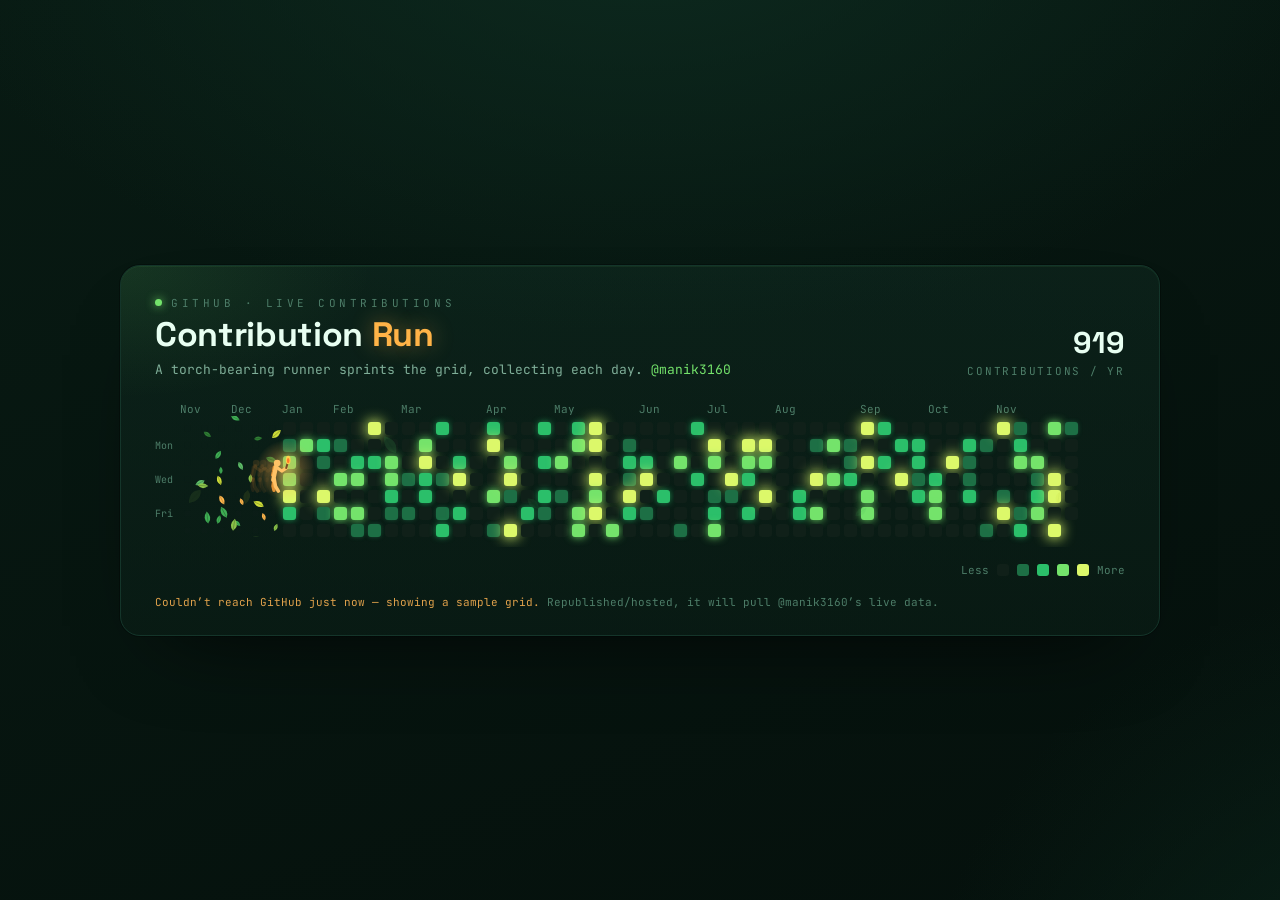
<file: image/project/Contribution Run.html>
<!DOCTYPE html>
<html lang="en">
<head>
<meta charset="UTF-8" />
<meta name="viewport" content="width=device-width, initial-scale=1.0" />
<title>Contribution Run — manik3160</title>
<link rel="preconnect" href="https://fonts.googleapis.com" />
<link rel="preconnect" href="https://fonts.gstatic.com" crossorigin />
<link href="https://fonts.googleapis.com/css2?family=Space+Grotesk:wght@500;600;700&family=JetBrains+Mono:wght@400;500;700&display=swap" rel="stylesheet" />
<style>
  :root{
    --bg-0:#05100c;
    --bg-1:#081a13;
    --panel:#0a1f17;
    --panel-edge:#14352a;
    --ink:#e8fff2;
    --ink-dim:#7fae98;
    --ink-faint:#4d7d68;
    --torch:#ffb347;

    --l0:#102019;
    --l1:#1d6f45;
    --l2:#2bbf6a;
    --l3:#74e36b;
    --l4:#dcf86a;

    --cell:13px;
    --gap:4px;
  }

  *{ box-sizing:border-box; }
  html,body{ margin:0; }
  body{
    min-height:100vh;
    background:
      radial-gradient(1200px 700px at 50% -10%, #0d2a1f 0%, transparent 60%),
      radial-gradient(900px 900px at 110% 120%, #0a241a 0%, transparent 55%),
      linear-gradient(160deg, var(--bg-1), var(--bg-0));
    color:var(--ink);
    font-family:"JetBrains Mono", ui-monospace, monospace;
    display:flex;
    align-items:center;
    justify-content:center;
    padding:48px 24px;
  }

  /* ----- card ----- */
  .card{
    position:relative;
    width:min(1040px, 100%);
    background:
      linear-gradient(180deg, rgba(20,53,42,.35), rgba(10,31,23,.55));
    border:1px solid var(--panel-edge);
    border-radius:20px;
    padding:30px 34px 26px;
    box-shadow:
      0 1px 0 rgba(120,227,107,.07) inset,
      0 40px 90px -50px rgba(0,0,0,.9),
      0 0 0 1px rgba(0,0,0,.3);
    overflow:hidden;
  }
  .card::before{
    /* faint vine glow top-left */
    content:"";
    position:absolute; inset:0;
    background:radial-gradient(420px 220px at 0% 0%, rgba(116,227,107,.10), transparent 60%);
    pointer-events:none;
  }

  /* ----- header ----- */
  header{
    display:flex; align-items:flex-end; justify-content:space-between;
    gap:24px; flex-wrap:wrap; margin-bottom:22px; position:relative; z-index:2;
  }
  .kicker{
    font-size:11px; letter-spacing:.32em; text-transform:uppercase;
    color:var(--ink-faint); display:flex; align-items:center; gap:9px; margin:0 0 8px;
  }
  .kicker .dot{
    width:7px; height:7px; border-radius:50%; background:var(--l3);
    box-shadow:0 0 10px var(--l3); animation:pulse 1.8s ease-in-out infinite;
  }
  @keyframes pulse{ 0%,100%{ opacity:.35; } 50%{ opacity:1; } }
  h1{
    font-family:"Space Grotesk", sans-serif;
    font-weight:700; font-size:34px; line-height:1; margin:0;
    letter-spacing:-.01em; color:var(--ink);
  }
  h1 .run{ color:var(--torch); text-shadow:0 0 22px rgba(255,179,71,.45); }
  .sub{ margin:9px 0 0; font-size:13px; color:var(--ink-dim); }
  .sub a{ color:var(--l3); text-decoration:none; }

  .stat{ text-align:right; }
  .stat .num{
    font-family:"Space Grotesk", sans-serif; font-weight:700;
    font-size:30px; line-height:1; color:var(--ink);
  }
  .stat .lbl{ font-size:11px; letter-spacing:.16em; text-transform:uppercase; color:var(--ink-faint); margin-top:6px; }

  /* ----- graph ----- */
  .graph-wrap{ position:relative; z-index:2; }
  .scroller{ overflow-x:auto; overflow-y:hidden; padding-bottom:6px; }
  .scroller::-webkit-scrollbar{ height:8px; }
  .scroller::-webkit-scrollbar-thumb{ background:var(--panel-edge); border-radius:8px; }

  .graph-inner{ display:inline-grid; grid-template-columns:auto 1fr; grid-template-rows:auto auto; column-gap:8px; row-gap:6px; }
  .months{ grid-column:2; grid-row:1; position:relative; height:14px; }
  .months span{
    position:absolute; top:0; font-size:11px; color:var(--ink-faint);
    transform:translateX(-1px); white-space:nowrap;
  }
  .days{ grid-column:1; grid-row:2; display:grid; grid-auto-rows:calc(var(--cell) + var(--gap)); align-content:start; }
  .days span{ font-size:10px; color:var(--ink-faint); height:var(--cell); line-height:var(--cell); }

  .stage{ grid-column:2; grid-row:2; position:relative; }
  .grid{ display:flex; gap:var(--gap); }
  .col{ display:flex; flex-direction:column; gap:var(--gap); }
  .cell{
    width:var(--cell); height:var(--cell); border-radius:3px;
    background:var(--l0);
    transition:background .3s ease, box-shadow .3s ease, opacity .35s ease, transform .35s cubic-bezier(.2,1.4,.4,1);
  }
  .cell.pad{ visibility:hidden; }
  .cell.l1{ background:var(--l1); box-shadow:0 0 5px -1px var(--l1); }
  .cell.l2{ background:var(--l2); box-shadow:0 0 7px -1px var(--l2); }
  .cell.l3{ background:var(--l3); box-shadow:0 0 9px 0 var(--l3); }
  .cell.l4{ background:var(--l4); box-shadow:0 0 13px 1px var(--l4); }
  .cell.eaten{ background:var(--l0)!important; box-shadow:none!important; opacity:.18; transform:scale(.5); }

  canvas.fx, canvas.bg{ position:absolute; left:0; pointer-events:none; }
  canvas.bg{ inset:0; width:100%; height:100%; z-index:1; }
  canvas.fx{ top:-6px; z-index:5; }

  /* ----- legend ----- */
  .legend{
    display:flex; align-items:center; gap:8px; justify-content:flex-end;
    margin-top:16px; font-size:11px; color:var(--ink-faint); position:relative; z-index:2;
  }
  .legend .swatch{ width:12px; height:12px; border-radius:3px; }

  .tip{
    position:fixed; z-index:50; pointer-events:none; opacity:0;
    transform:translate(-50%,-100%) translateY(-10px);
    background:#04140e; border:1px solid var(--panel-edge);
    padding:7px 10px; border-radius:8px; font-size:12px; color:var(--ink);
    box-shadow:0 12px 30px -12px rgba(0,0,0,.8); white-space:nowrap;
    transition:opacity .12s ease;
  }
  .tip b{ color:var(--l3); }
  .tip::after{
    content:""; position:absolute; left:50%; bottom:-5px; width:9px; height:9px;
    background:#04140e; border-right:1px solid var(--panel-edge); border-bottom:1px solid var(--panel-edge);
    transform:translateX(-50%) rotate(45deg);
  }

  footer{ margin-top:18px; font-size:11px; color:var(--ink-faint); position:relative; z-index:2; }
  footer .err{ color:#e0a14b; }
</style>
</head>
<body>
  <main class="card">
    <header>
      <div>
        <p class="kicker"><span class="dot"></span> GitHub · Live contributions</p>
        <h1>Contribution <span class="run">Run</span></h1>
        <p class="sub">A torch-bearing runner sprints the grid, collecting each day. <a href="https://github.com/manik3160" target="_blank" rel="noopener">@manik3160</a></p>
      </div>
      <div class="stat">
        <div class="num" id="total">—</div>
        <div class="lbl">contributions / yr</div>
      </div>
    </header>

    <div class="graph-wrap">
      <div class="scroller">
        <div class="graph-inner">
          <div class="months" id="months"></div>
          <div class="days" id="days"></div>
          <div class="stage" id="stage">
            <canvas class="bg" id="bg"></canvas>
            <div class="grid" id="grid"></div>
            <canvas class="fx" id="fx"></canvas>
          </div>
        </div>
      </div>

      <div class="legend">
        <span>Less</span>
        <span class="swatch" style="background:var(--l0)"></span>
        <span class="swatch" style="background:var(--l1)"></span>
        <span class="swatch" style="background:var(--l2)"></span>
        <span class="swatch" style="background:var(--l3)"></span>
        <span class="swatch" style="background:var(--l4)"></span>
        <span>More</span>
      </div>
    </div>

    <footer id="foot">Pulling live data…</footer>
  </main>

  <div class="tip" id="tip"></div>

<script>
(function(){
  "use strict";
  const USER = "manik3160";
  const CELL = 13, GAP = 4, PITCH = CELL + GAP, ROWS = 7;
  const MONTHS = ["Jan","Feb","Mar","Apr","May","Jun","Jul","Aug","Sep","Oct","Nov","Dec"];

  const gridEl = document.getElementById("grid");
  const monthsEl = document.getElementById("months");
  const daysEl = document.getElementById("days");
  const stage = document.getElementById("stage");
  const bg = document.getElementById("bg");
  const fx = document.getElementById("fx");
  const tip = document.getElementById("tip");
  const totalEl = document.getElementById("total");
  const foot = document.getElementById("foot");
  const bx = bg.getContext("2d");
  const fxc = fx.getContext("2d");

  // ---------- data ----------
  function levelFromCount(c){
    if(c<=0) return 0; if(c<=2) return 1; if(c<=5) return 2; if(c<=9) return 3; return 4;
  }
  function fallbackDays(){
    const out=[]; const today=new Date(); today.setHours(0,0,0,0);
    for(let i=370;i>=0;i--){
      const d=new Date(today); d.setDate(today.getDate()-i);
      const wd=d.getDay();
      // weave a plausible developer rhythm: weekdays busier, occasional bursts
      let base = wd===0||wd===6 ? 0.25 : 0.7;
      let c = Math.random()<base ? Math.floor(Math.pow(Math.random(),1.7)*13) : 0;
      if(Math.random()<0.03) c += Math.floor(Math.random()*14);
      out.push({ date:d.toISOString().slice(0,10), count:c, level:levelFromCount(c) });
    }
    return out;
  }
  async function loadDays(){
    try{
      const r = await fetch(`https://github-contributions-api.jogruber.de/v4/${USER}?y=last`, {cache:"no-store"});
      if(!r.ok) throw new Error("status "+r.status);
      const j = await r.json();
      if(!j.contributions || !j.contributions.length) throw new Error("empty");
      return { days:j.contributions.map(c=>({date:c.date,count:c.count,level:c.level})), live:true };
    }catch(e){
      return { days:fallbackDays(), live:false, err:e.message };
    }
  }

  // ---------- build columns ----------
  function buildColumns(days){
    days = days.slice().sort((a,b)=>a.date<b.date?-1:1);
    const cols=[]; let col=new Array(ROWS).fill(null);
    days.forEach((d,i)=>{
      const wd = new Date(d.date+"T00:00:00").getDay();
      if(i===0){ for(let r=0;r<wd;r++) col[r]={pad:true}; }
      col[wd]=d;
      if(wd===6){ cols.push(col); col=new Array(ROWS).fill(null); }
    });
    if(col.some(x=>x!==null)) cols.push(col);
    return cols.slice(-53);
  }

  let COLS=[], colEls=[], collected=[], gridW=0, gridH=0;

  function render(days){
    COLS = buildColumns(days);
    gridEl.innerHTML=""; colEls=[]; collected=[];
    COLS.forEach((col)=>{
      const cdiv=document.createElement("div"); cdiv.className="col";
      const cells=[];
      for(let r=0;r<ROWS;r++){
        const c=document.createElement("div");
        const data=col[r];
        if(!data || data.pad){ c.className="cell pad"; }
        else{
          c.className="cell l"+ (data.level||levelFromCount(data.count));
          c.dataset.count=data.count; c.dataset.date=data.date;
          c.addEventListener("mouseenter", showTip);
          c.addEventListener("mousemove", moveTip);
          c.addEventListener("mouseleave", hideTip);
        }
        cdiv.appendChild(c); cells.push(c);
      }
      gridEl.appendChild(cdiv);
      colEls.push(cells); collected.push(false);
    });

    gridW = COLS.length*PITCH - GAP;
    gridH = ROWS*PITCH - GAP;
    renderMonths(); renderDays(); sizeCanvases();
  }

  function renderMonths(){
    monthsEl.style.width=gridW+"px"; monthsEl.innerHTML="";
    let last=-1, lastCi=-99;
    COLS.forEach((col,ci)=>{
      const first=col.find(c=>c&&!c.pad&&c.date);
      if(!first) return;
      const m=new Date(first.date+"T00:00:00").getMonth();
      if(m!==last && ci-lastCi>=3 && ci < COLS.length-1){
        const s=document.createElement("span");
        s.textContent=MONTHS[m]; s.style.left=(ci*PITCH)+"px";
        monthsEl.appendChild(s); last=m; lastCi=ci;
      }
    });
  }
  function renderDays(){
    daysEl.innerHTML="";
    const labels={1:"Mon",3:"Wed",5:"Fri"};
    for(let r=0;r<ROWS;r++){
      const s=document.createElement("span");
      s.textContent=labels[r]||"";
      daysEl.appendChild(s);
    }
  }

  // ---------- tooltip ----------
  function fmtDate(iso){
    const d=new Date(iso+"T00:00:00");
    return d.toLocaleDateString("en-US",{month:"short",day:"numeric",year:"numeric"});
  }
  let tipCell=null;
  function showTip(e){ tipCell=e.currentTarget; const n=+tipCell.dataset.count;
    tip.innerHTML = `<b>${n}</b> contribution${n===1?"":"s"} · ${fmtDate(tipCell.dataset.date)}`;
    tip.style.opacity="1"; moveTip(e);
  }
  function moveTip(e){ tip.style.left=e.clientX+"px"; tip.style.top=(e.clientY-12)+"px"; }
  function hideTip(){ tip.style.opacity="0"; tipCell=null; }

  // ---------- canvas sizing ----------
  let DPR=Math.min(window.devicePixelRatio||1, 2);
  const FX_PAD_TOP=6, FX_PAD_BOT=30;
  let fxH=0;
  function sizeCanvases(){
    bg.style.width=gridW+"px"; bg.style.height=gridH+"px";
    bg.width=gridW*DPR; bg.height=gridH*DPR; bx.setTransform(DPR,0,0,DPR,0,0);

    fxH = gridH + FX_PAD_TOP + FX_PAD_BOT;
    fx.style.width=gridW+"px"; fx.style.height=fxH+"px";
    fx.width=gridW*DPR; fx.height=fxH*DPR; fxc.setTransform(DPR,0,0,DPR,0,0);
    initAmbient();
  }

  // ---------- leaves ----------
  const LEAF_COLORS=["#3fae54","#2f7d34","#8bc34a","#cddc39","#5fbf6a","#ffb74d"];
  function drawLeaf(ctx,x,y,size,rot,color,alpha){
    ctx.save(); ctx.translate(x,y); ctx.rotate(rot); ctx.globalAlpha=alpha;
    ctx.fillStyle=color; ctx.beginPath();
    ctx.moveTo(0,-size);
    ctx.quadraticCurveTo(size*0.95,-size*0.1, 0,size);
    ctx.quadraticCurveTo(-size*0.95,-size*0.1, 0,-size);
    ctx.fill();
    ctx.strokeStyle="rgba(0,0,0,.28)"; ctx.lineWidth=Math.max(.5,size*0.13);
    ctx.beginPath(); ctx.moveTo(0,-size*0.85); ctx.lineTo(0,size*0.85); ctx.stroke();
    ctx.restore();
  }

  // collection leaves (fx layer)
  let leaves=[];
  function spawnLeaves(cx){
    const n=3+Math.floor(Math.random()*3);
    for(let i=0;i<n;i++){
      leaves.push({
        x:cx + (Math.random()*8-4),
        y:FX_PAD_TOP + Math.random()*gridH,
        vx:18+Math.random()*32,
        vy:-26-Math.random()*30,
        rot:Math.random()*Math.PI*2,
        vr:(Math.random()*2-1)*4,
        size:3+Math.random()*3.2,
        color:LEAF_COLORS[Math.floor(Math.random()*LEAF_COLORS.length)],
        life:1.5+Math.random()*0.7, max:2.2,
        sway:Math.random()*Math.PI*2
      });
    }
  }
  function updateLeaves(dt){
    for(let i=leaves.length-1;i>=0;i--){
      const l=leaves[i];
      l.vy += 130*dt;            // gravity
      l.sway += dt*4;
      l.x += (l.vx + Math.sin(l.sway)*12)*dt;
      l.y += l.vy*dt;
      l.rot += l.vr*dt;
      l.life -= dt;
      if(l.life<=0 || l.y>fxH+10){ leaves.splice(i,1); }
    }
  }

  // ambient leaves (bg layer)
  let ambient=[];
  function initAmbient(){
    ambient=[];
    const n=7;
    for(let i=0;i<n;i++){
      ambient.push({
        x:Math.random()*gridW, y:Math.random()*gridH,
        vx:6+Math.random()*10, vy:3+Math.random()*6,
        rot:Math.random()*Math.PI*2, vr:(Math.random()*2-1)*0.5,
        size:6+Math.random()*5, sway:Math.random()*Math.PI*2,
        color:LEAF_COLORS[Math.floor(Math.random()*4)],
        alpha:0.08+Math.random()*0.09
      });
    }
  }
  function drawAmbient(dt){
    bx.clearRect(0,0,gridW,gridH);
    ambient.forEach(l=>{
      l.sway+=dt*1.2;
      l.x += (l.vx + Math.sin(l.sway)*4)*dt;
      l.y += l.vy*dt; l.rot += l.vr*dt;
      if(l.x>gridW+14){ l.x=-14; l.y=Math.random()*gridH; }
      if(l.y>gridH+14){ l.y=-14; }
      drawLeaf(bx,l.x,l.y,l.size,l.rot,l.color,l.alpha);
    });
  }

  // ---------- runner sprite ----------
  function drawRunner(ctx,x,baseY,t){
    // motion trail
    for(let g=3;g>=1;g--){
      ctx.save(); ctx.globalAlpha=0.06*g;
      runnerBody(ctx, x-g*7, baseY, t, true); ctx.restore();
    }
    runnerBody(ctx, x, baseY, t, false);
  }
  function runnerBody(ctx,x,baseY,t,ghost){
    const phase=t*11;
    const swing=Math.sin(phase);
    const bob=Math.abs(Math.cos(phase))*2;
    ctx.save();
    ctx.translate(x, baseY - bob);
    ctx.lineCap="round"; ctx.lineJoin="round";

    const body = ghost ? "#b9742e" : "#ffc266";
    const dark = ghost ? "#8f5520" : "#e09236";

    // torch glow (light source)
    if(!ghost){
      const tgx=11, tgy=-19;
      const gr=ctx.createRadialGradient(tgx,tgy,0,tgx,tgy,30);
      gr.addColorStop(0,"rgba(255,180,80,.55)");
      gr.addColorStop(1,"rgba(255,180,80,0)");
      ctx.fillStyle=gr; ctx.beginPath(); ctx.arc(tgx,tgy,30,0,Math.PI*2); ctx.fill();
    }

    // back leg
    ctx.strokeStyle=dark; ctx.lineWidth=3.4;
    leg(ctx, 0, -10, -swing);
    // back arm
    ctx.lineWidth=3;
    arm(ctx, 0, -22, -swing*0.8);

    // torso
    ctx.strokeStyle=body; ctx.lineWidth=4.2;
    ctx.beginPath(); ctx.moveTo(-1,-9); ctx.lineTo(2,-23); ctx.stroke();

    // head
    ctx.fillStyle=body; ctx.beginPath(); ctx.arc(3,-26,3.4,0,Math.PI*2); ctx.fill();

    // front leg
    ctx.strokeStyle=body; ctx.lineWidth=3.6;
    leg(ctx, 0, -10, swing);
    // front arm + torch
    ctx.lineWidth=3.2;
    armTorch(ctx, 2, -22, swing*1.05, ghost);

    ctx.restore();
  }
  function leg(ctx, hx, hy, s){
    const knee_x=hx + s*5, knee_y=hy+7;
    const foot_x=hx + s*9 + 2, foot_y=hy + 12 - Math.max(0,-s)*3;
    ctx.beginPath(); ctx.moveTo(hx,hy); ctx.lineTo(knee_x,knee_y); ctx.lineTo(foot_x,foot_y); ctx.stroke();
  }
  function arm(ctx, sx, sy, s){
    const elx=sx + s*5, ely=sy+5;
    const hnx=sx + s*9, hny=sy+8;
    ctx.beginPath(); ctx.moveTo(sx,sy); ctx.lineTo(elx,ely); ctx.lineTo(hnx,hny); ctx.stroke();
  }
  function armTorch(ctx, sx, sy, s, ghost){
    const elx=sx + 5 + s*2, ely=sy+4;
    const hnx=sx + 10, hny=sy+1;
    ctx.beginPath(); ctx.moveTo(sx,sy); ctx.lineTo(elx,ely); ctx.lineTo(hnx,hny); ctx.stroke();
    if(ghost) return;
    // torch stick
    ctx.strokeStyle="#7a4a22"; ctx.lineWidth=2;
    ctx.beginPath(); ctx.moveTo(hnx,hny); ctx.lineTo(hnx+2,hny-7); ctx.stroke();
    // flame
    const fx0=hnx+2, fy0=hny-8;
    ctx.fillStyle="#ffcf4d";
    ctx.beginPath(); ctx.ellipse(fx0,fy0,2.4,4.2,0,0,Math.PI*2); ctx.fill();
    ctx.fillStyle="#ff7a2b";
    ctx.beginPath(); ctx.ellipse(fx0,fy0+0.5,1.3,2.6,0,0,Math.PI*2); ctx.fill();
  }

  // ---------- collect / regrow ----------
  function collectCol(ci){
    if(collected[ci]) return; collected[ci]=true;
    colEls[ci].forEach(c=>{ if(!c.classList.contains("pad")) c.classList.add("eaten"); });
    spawnLeaves(ci*PITCH + CELL/2);
  }
  function regrowCol(ci){
    if(!collected[ci]) return; collected[ci]=false;
    colEls[ci].forEach(c=>c.classList.remove("eaten"));
  }

  // ---------- loop ----------
  let runnerX=-44, state="run", stateT=0, regrowI=0, prev=0, started=false;
  const SPEED=168;
  function frame(now){
    if(!prev) prev=now;
    let dt=(now-prev)/1000; prev=now; if(dt>0.05) dt=0.05;

    if(state==="run"){
      runnerX += SPEED*dt;
      for(let ci=0; ci<COLS.length; ci++){
        if(!collected[ci] && runnerX >= ci*PITCH + CELL/2) collectCol(ci);
      }
      if(runnerX > gridW + 50){ state="settle"; stateT=0; }
    } else if(state==="settle"){
      stateT+=dt; if(stateT>0.55){ state="regrow"; stateT=0; regrowI=0; }
    } else if(state==="regrow"){
      stateT+=dt;
      const target=Math.floor(stateT/0.022);
      while(regrowI<=target && regrowI<COLS.length){ regrowCol(regrowI); regrowI++; }
      if(regrowI>=COLS.length && stateT > COLS.length*0.022 + 0.5){
        state="run"; runnerX=-44;
      }
    }

    updateLeaves(dt);
    drawAmbient(dt);

    fxc.clearRect(0,0,gridW,fxH);
    // collection leaves
    for(const l of leaves) drawLeaf(fxc,l.x,l.y,l.size,l.rot,l.color, Math.min(1,l.life/0.6));
    // runner (only while crossing)
    if(state==="run"){
      const baseY = FX_PAD_TOP + gridH*0.60;
      drawRunner(fxc, runnerX, baseY, now/1000);
    }

    requestAnimationFrame(frame);
  }

  // ---------- boot ----------
  (async function(){
    const { days, live, err } = await loadDays();
    render(days);
    const total = days.reduce((s,d)=>s+(d.count||0),0);
    totalEl.textContent = total.toLocaleString();
    foot.innerHTML = live
      ? `Live from GitHub · ${days.length} days tracked · runner loops forever, hover any square for details.`
      : `<span class="err">Couldn’t reach GitHub just now — showing a sample grid.</span> Republished/hosted, it will pull @${USER}’s live data.`;
    if(!started){ started=true; requestAnimationFrame(frame); }
  })();

  window.addEventListener("resize", ()=>{
    const ndpr=Math.min(window.devicePixelRatio||1,2);
    if(ndpr!==DPR){ DPR=ndpr; sizeCanvases(); }
  });
})();
</script>
</body>
</html>
</file>
